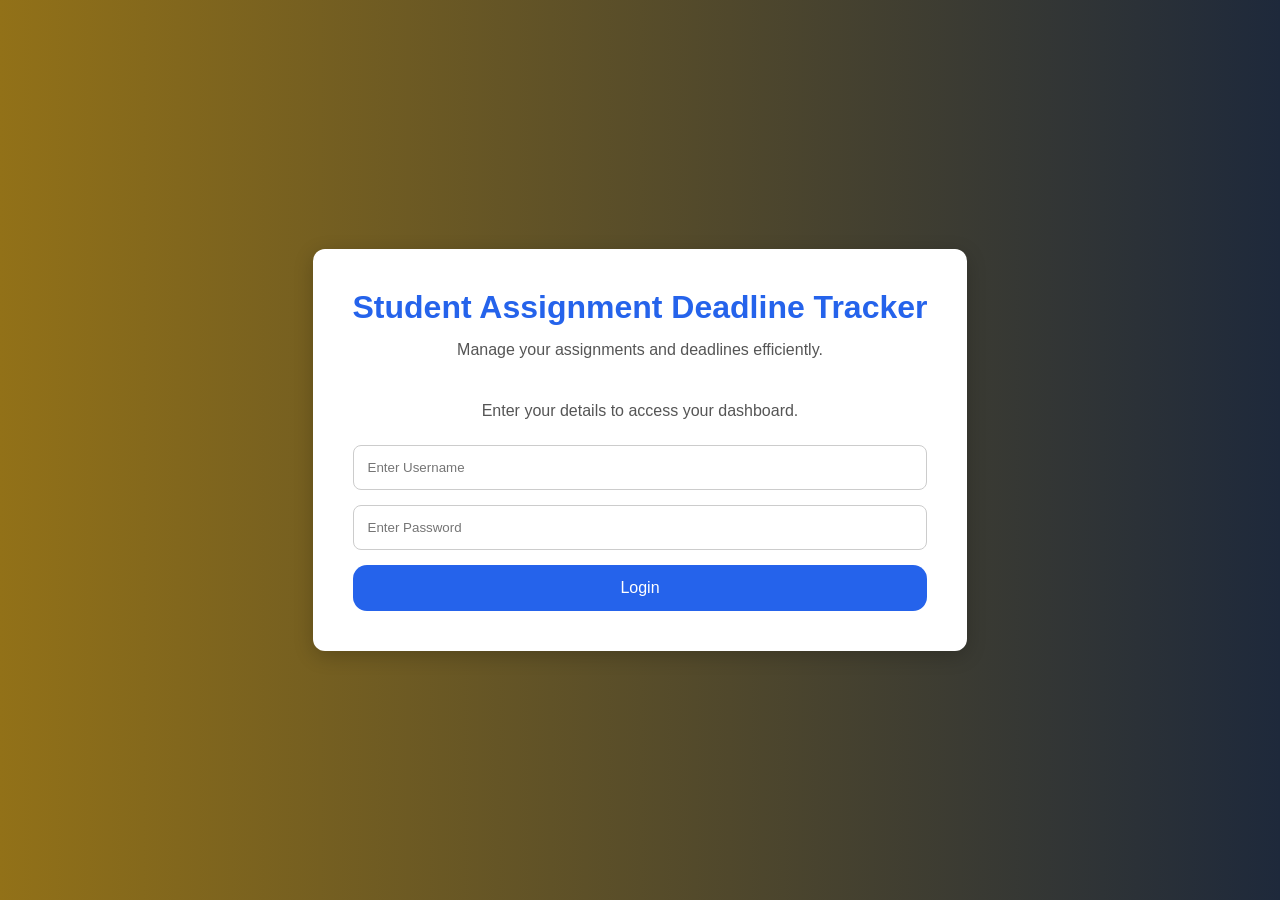
<file: index.html>
<!DOCTYPE html>
<html lang="en">
<head>
    <meta charset="UTF-8">
    <meta name="viewport" content="width=device-width, initial-scale=1.0">
    <title>Student Assignment Deadline Tracker</title>
    <link rel="stylesheet" href="style.css">
</head>
<body class="login-body">
    

    <div class="login-form-section">
        <div class="login-card">
            <h1>Student Assignment Deadline Tracker</h1>
            <p>Manage your assignments and deadlines efficiently.</p>
            <br>
            <p>Enter your details to access your dashboard.</p>

            <form id="loginForm">
                <input type="text" id="username" placeholder="Enter Username" required>
                <input type="password" id="password" placeholder="Enter Password" required>

                <button type="submit">Login</button>
            </form>
        
    </div>
    </div>

    <script src="app.js"></script>
</body>
</html>
</file>
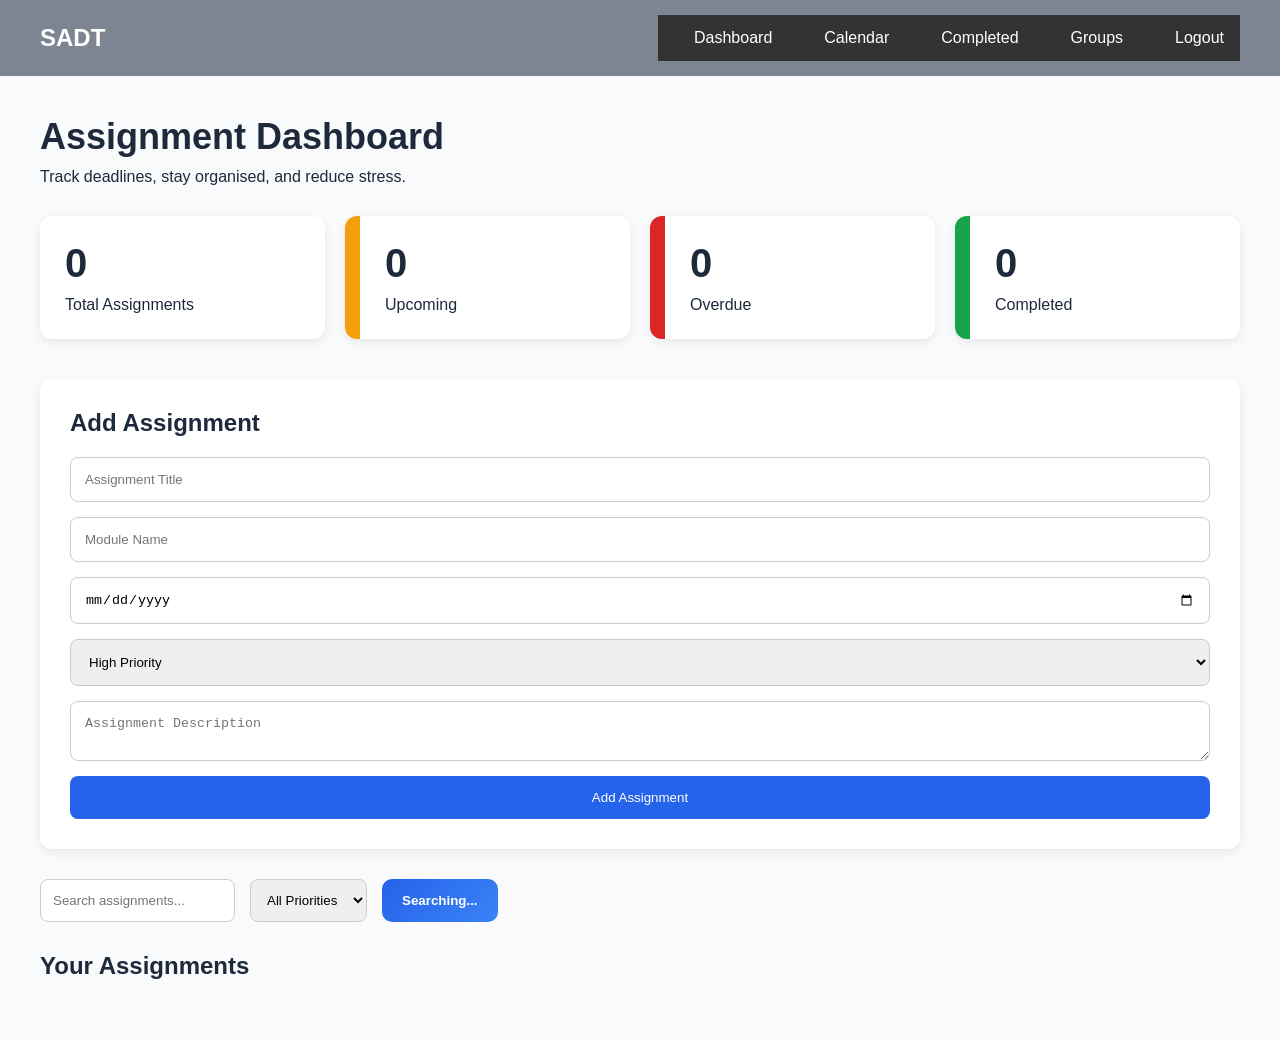
<file: dashboard.html>
<!DOCTYPE html>
<html lang="en">
<head>
    <meta charset="UTF-8">
    <meta name="viewport" content="width=device-width, initial-scale=1.0">
    <title>Dashboard</title>
    <link rel="stylesheet" href="style.css">
</head>
<body>

    <nav>
        <div class="logo">SADT</div>

        <ul>
            <li><a href="dashboard.html">Dashboard</a></li>
            <li><a href="calendar.html">Calendar</a></li>
            <li><a href="completed.html">Completed</a></li>
            <li><a href="groups.html">Groups</a></li>
            <li><a href="#" onclick="logout()">Logout</a></li>
        </ul>
    </nav>

    <main>

        <section class="hero">
            <h1>Assignment Dashboard</h1>
            <p>Track deadlines, stay organised, and reduce stress.</p>
        </section>

        <section class="stats">

            <div class="card">
                <h2 id="totalAssignments">0</h2>
                <p>Total Assignments</p>
            </div>

            <div class="card upcoming">
                <h2 id="upcomingAssignments">0</h2>
                <p>Upcoming</p>
            </div>

            <div class="card overdue">
                <h2 id="overdueAssignments">0</h2>
                <p>Overdue</p>
            </div>

            <div class="card completed">
                <h2 id="completedAssignments">0</h2>
                <p>Completed</p>
            </div>

        </section>

        <section class="assignment-form">

            <h2>Add Assignment</h2>

            <form id="assignmentForm">

                <input type="text" id="title" placeholder="Assignment Title" required>

                <input type="text" id="module" placeholder="Module Name" required>

                <input type="date" id="dueDate" required>

                <select id="priority">
                    <option value="High">High Priority</option>
                    <option value="Medium">Medium Priority</option>
                    <option value="Low">Low Priority</option>
                </select>

                <textarea id="description" placeholder="Assignment Description"></textarea>

                <button type="submit">Add Assignment</button>

            </form>

        </section>

        <section class="search-filter">

            <input type="text" id="searchInput" placeholder="Search assignments...">

            <select id="filterPriority">
                <option value="All">All Priorities</option>
                <option value="High">High</option>
                <option value="Medium">Medium</option>
                <option value="Low">Low</option>
            </select>
            <button id="searchBtn"> Search </button>

        </section>

        <section class="assignment-list">

            <h2>Your Assignments</h2>

            <div id="assignmentsContainer"></div>
            <div id="toastContainer"></div>

        </section>

    </main>

    <script src="app.js"></script>
</body>
</html>
</file>
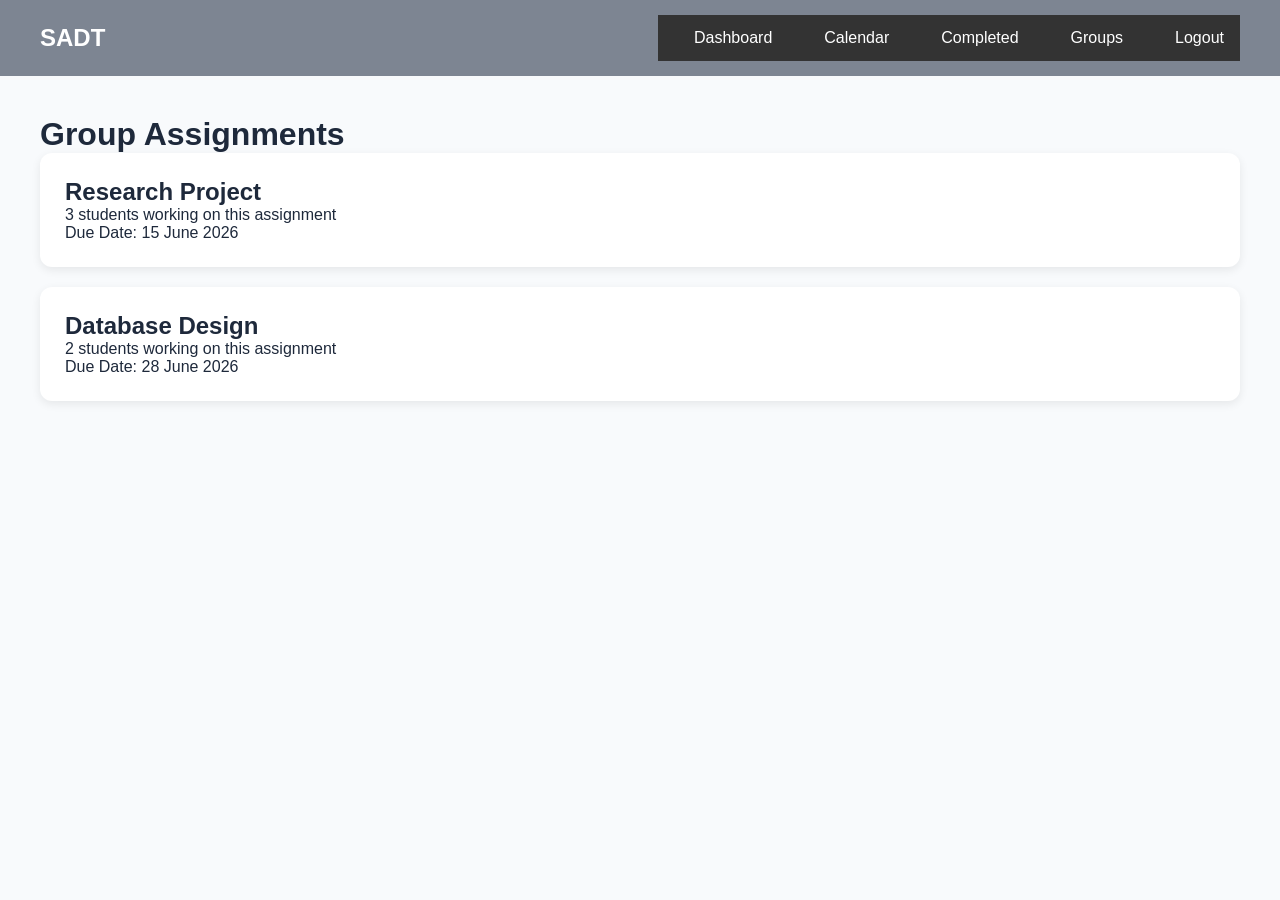
<file: groups.html>
<!DOCTYPE html>
<html lang="en">
<head>
    <meta charset="UTF-8">
    <meta name="viewport" content="width=device-width, initial-scale=1.0">
    <title>Group Assignments</title>
    <link rel="stylesheet" href="style.css">
</head>
<body>

    <nav>
        <div class="logo">SADT</div>

        <ul>
            <li><a href="dashboard.html">Dashboard</a></li>
            <li><a href="calendar.html">Calendar</a></li>
            <li><a href="completed.html">Completed</a></li>
            <li><a href="groups.html">Groups</a></li>
            <li><a href="#" onclick="logout()">Logout</a></li>
        </ul>
    </nav>

    <main class="groups-page">

        <h1>Group Assignments</h1>

        <div class="group-card">
            <h2>Research Project</h2>
            <p>3 students working on this assignment</p>
            <p>Due Date: 15 June 2026</p>
        </div>

        <div class="group-card">
            <h2>Database Design</h2>
            <p>2 students working on this assignment</p>
            <p>Due Date: 28 June 2026</p>
        </div>

    </main>

    <script src="app.js"></script>
</body>
</html>
</file>
<file: style.css>
/* RESET */

* {
    margin: 0;
    padding: 0;
    box-sizing: border-box;
}

/* BODY */

body {
    font-family: Arial, sans-serif;
    background: #F8FAFC;
    color: #1E293B;
}

/* LOGIN PAGE */


.login-body {
    display: flex;
    justify-content: center;
    align-items: center;
    height: 100vh;
    background: linear-gradient(to right, #927118, #1E293B);
}

.login-container {
    width: 100%;
    max-width: 400px;
    padding: 20px;
}

.login-card {
    background: white;
    padding: 40px;
    border-radius: 12px;
    box-shadow: 0 5px 20px rgba(0,0,0,0.2);
    text-align: center;
}

.login-card h1 {
    margin-bottom: 15px;
    color: #2563EB;
}

.login-card p {
    margin-bottom: 25px;
    color: #555;
}

.login-card input {
    width: 100%;
    padding: 14px;
    margin-bottom: 15px;
    border: 1px solid #ccc;
    border-radius: 8px;
}

.login-card button {
    width: 100%;
    padding: 14px;
    background: #2563EB;
    border: none;
    color: white;
    font-size: 16px;
    border-radius: 14px;
    cursor: pointer;
    transition: 0.3s;
}

.login-card button:hover {
    background: #1D4ED8;
}

/* NAVBAR */

ul {
  list-style-type: none;
  margin: 0;
  padding: 0;
  overflow: hidden;
  background-color: #333333;
}

ul li {
  float: center;
}

ul li a {
  display: block;
  color: white;
  text-align: center;
  padding: 14px 16px;
  text-decoration: none;
}

ul li a:hover {
  background-color: #413e3e;
}

nav {
    background: #7d8592;
    padding: 15px 40px;
    display: flex;
    justify-content: space-between;
    align-items: center;
}

.logo {
    color: white;
    font-size: 24px;
    font-weight: bold;
}

nav ul {
    display: flex;
    list-style: none;
}

nav ul li {
    margin-left: 20px;
}

nav ul li a {
    text-decoration: none;
    color: white;
    transition: 0.3s;
}

nav ul li a:hover {
    color: #F59E0B;
}

/* MAIN */

main {
    padding: 40px;
}

/* HERO */

.hero {
    margin-bottom: 30px;
}

.hero h1 {
    font-size: 36px;
    margin-bottom: 10px;
}

/* STATS */

.stats {
    display: grid;
    grid-template-columns: repeat(auto-fit, minmax(220px, 1fr));
    gap: 20px;
    margin-bottom: 40px;
}

.card {
    background: white;
    padding: 25px;
    border-radius: 12px;
    box-shadow: 0 3px 10px rgba(0,0,0,0.08);
}

.card h2 {
    font-size: 40px;
    margin-bottom: 10px;
}

.upcoming {
    border-left: 15px solid #F59E0B;
}

.overdue {
    border-left: 15px solid #DC2626;
}

.completed {
    border-left: 15px solid #16A34A;
}

/* FORM */

.assignment-form {
    background: white;
    padding: 30px;
    border-radius: 12px;
    margin-bottom: 30px;
    box-shadow: 0 3px 10px rgba(0,0,0,0.08);
}

.assignment-form h2 {
    margin-bottom: 20px;
}

.assignment-form form {
    display: grid;
    gap: 15px;
}

.assignment-form input,
.assignment-form select,
.assignment-form textarea {
    padding: 14px;
    border-radius: 8px;
    border: 1px solid #ccc;
}

.assignment-form button {
    padding: 14px;
    background: #2563EB;
    color: white;
    border: none;
    border-radius: 8px;
    cursor: pointer;
}

.assignment-form button:hover {
    background: #1D4ED8;
}

/* SEARCH */

.search-filter {
    display: flex;
    gap: 15px;
    margin-bottom: 30px;
}

.search-filter input,
.search-filter select {
    padding: 12px;
    border-radius: 8px;
    border: 1px solid #ccc;
}

/* ASSIGNMENTS */

.assignment-list h2 {
    margin-bottom: 20px;
}

.assignment-item {
    background: white;
    padding: 20px;
    border-radius: 12px;
    margin-bottom: 20px;
    box-shadow: 0 3px 10px rgba(0,0,0,0.08);
}

.assignment-item h3 {
    margin-bottom: 10px;
}

.assignment-item p {
    margin-bottom: 8px;
}

.assignment-actions {
    margin-top: 15px;
}

.assignment-actions button {
    padding: 10px 14px;
    border: none;
    border-radius: 8px;
    margin-right: 10px;
    cursor: pointer;
}

.complete-btn {
    background: #16A34A;
    color: white;
}

.delete-btn {
    background: #DC2626;
    color: white;
}

/* GROUPS */

.group-card {
    background: white;
    padding: 25px;
    border-radius: 12px;
    margin-bottom: 20px;
    box-shadow: 0 3px 10px rgba(0,0,0,0.08);
}

/* RESPONSIVE */

@media(max-width: 768px) {

    nav {
        flex-direction: column;
        gap: 15px;
    }

    nav ul {
        flex-wrap: wrap;
        justify-content: center;
    }

    .search-filter {
        flex-direction: column;
    }

    main {
        padding: 20px;
    }
}

.calendar {
    max-width: 900px;
    margin: 40px auto;
}

.search-filter button {

    padding: 12px 20px;

    background: linear-gradient(135deg, #2563EB, #3B82F6);

    color: white;

    border: none;

    border-radius: 10px;

    cursor: pointer;

    font-weight: 600;

    transition: 0.3s;
}

.search-filter button:hover {

    transform: translateY(-2px);

    opacity: 0.9;
}

/* CALENDAR */

.calendar-container {

    padding: 50px;

    font-family: 'Poppins', sans-serif;
}

.calendar-header {

    margin-bottom: 30px;
}

.calendar-header h1 {

    font-size: 2.5rem;

    color: #1E293B;
}

/* DAYS */

.calendar-days {

    display: grid;

    grid-template-columns: repeat(7, 1fr);

    text-align: center;

    font-weight: 600;

    margin-bottom: 15px;

    color: #64748B;
}

/* GRID */

.calendar-grid {

    display: grid;

    grid-template-columns: repeat(7, 1fr);

    gap: 15px;
}

/* DAY BOX */

.calendar-day {

    min-height: 140px;

    background: white;

    border-radius: 18px;

    padding: 12px;

    box-shadow: 0 4px 15px rgba(0,0,0,0.05);

    position: relative;
}

.calendar-day-number {

    font-weight: bold;

    margin-bottom: 10px;
}

/* ASSIGNMENT BADGES */

.calendar-assignment {

    background: #2563EB;

    color: white;

    padding: 8px;

    border-radius: 10px;

    font-size: 0.8rem;

    margin-top: 8px;

    overflow: hidden;
}

.calendar-assignment.overdue {

    background: #DC2626;
}

.calendar-assignment.completed {

    background: #16A34A;
}

/* EMPTY CELLS */

.empty {

    background: transparent;

    box-shadow: none;
}

/* RESPONSIVE */

@media(max-width: 900px) {

    .calendar-grid {

        gap: 8px;
    }

    .calendar-day {

        min-height: 100px;

        font-size: 0.8rem;
    }
}

/* TOAST NOTIFICATIONS */

#toastContainer {

    position: fixed;

    top: 25px;

    right: 25px;

    z-index: 9999;

    display: flex;

    flex-direction: column;

    gap: 15px;
}

/* TOAST */

.toast {

    min-width: 320px;

    padding: 18px 22px;

    border-radius: 16px;

    color: white;

    display: flex;

    align-items: center;

    justify-content: space-between;

    box-shadow: 0 10px 30px rgba(0,0,0,0.15);

    animation: slideIn 0.4s ease;

    font-family: 'Poppins', sans-serif;
}

/* TYPES */

.toast.success {

    background: linear-gradient(135deg, #16A34A, #22C55E);
}

.toast.warning {

    background: linear-gradient(135deg, #F59E0B, #FBBF24);
}

.toast.error {

    background: linear-gradient(135deg, #DC2626, #EF4444);
}

.toast.info {

    background: linear-gradient(135deg, #2563EB, #3B82F6);
}

/* CLOSE BUTTON */

.toast button {

    background: rgba(255,255,255,0.2);

    border: none;

    color: white;

    width: 28px;

    height: 28px;

    border-radius: 50%;

    cursor: pointer;

    font-size: 0.9rem;
}

/* ANIMATION */

@keyframes slideIn {

    from {

        opacity: 0;

        transform: translateX(100%);
    }

    to {

        opacity: 1;

        transform: translateX(0);
    }
}
</file>
